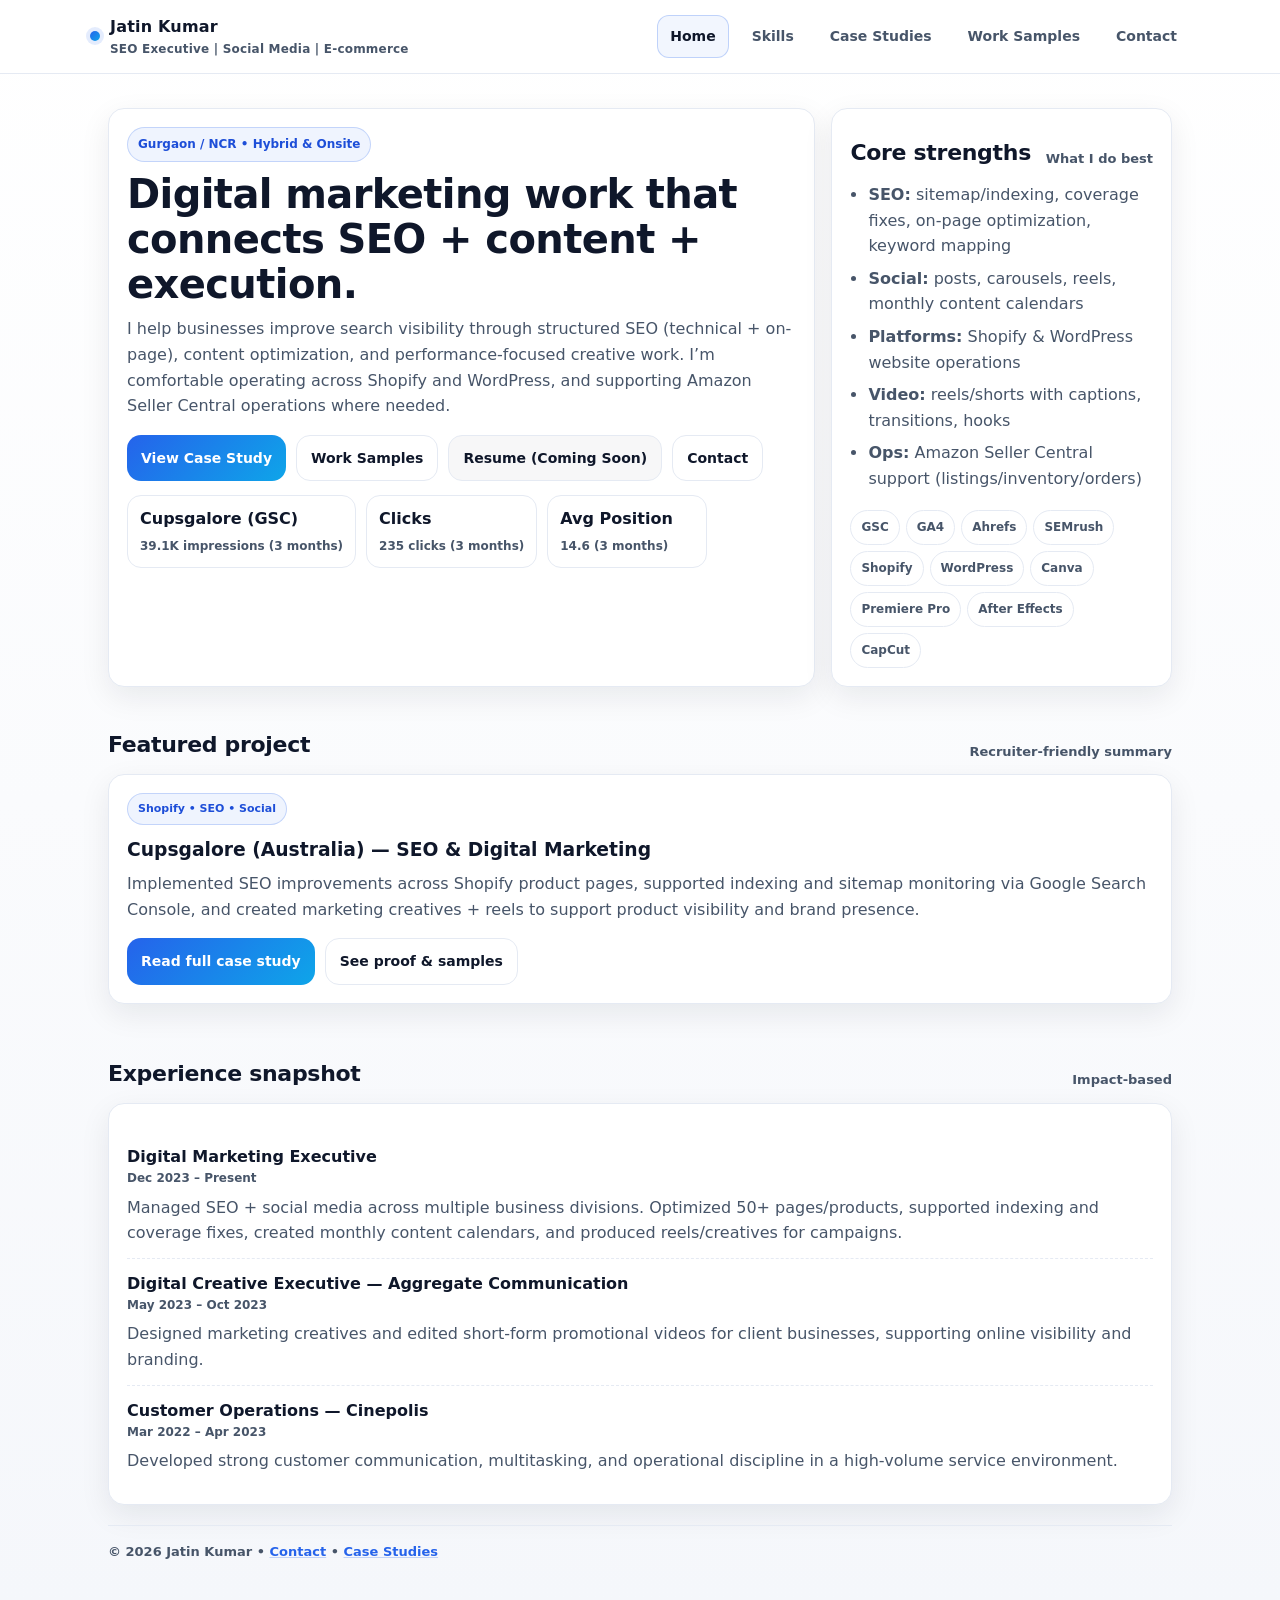
<file: index.html>
<!doctype html>
<html lang="en">
<head>
  <meta charset="utf-8" />
  <meta name="viewport" content="width=device-width,initial-scale=1" />
  <title>Jatin Kumar | SEO Executive | Social Media | E-commerce</title>
  <meta name="description" content="Jatin Kumar – Digital Marketing & SEO Executive. SEO (technical/on-page/off-page), social media creatives, reels editing, Shopify/WordPress & Amazon operations." />
  <link rel="stylesheet" href="assets/css/style.css" />
</head>
<body>

<header class="topbar">
  <div class="wrap topbar__inner">
    <a class="brand" href="index.html">
      <span class="brand__dot"></span>
      <div>
        <div>Jatin Kumar</div>
        <div class="brand__sub">SEO Executive | Social Media | E-commerce</div>
      </div>
    </a>

    <nav class="nav">
      <a class="active" href="index.html">Home</a>
      <a href="skills.html">Skills</a>
      <a href="case-studies.html">Case Studies</a>
      <a href="work-samples.html">Work Samples</a>
      <a href="contact.html">Contact</a>
    </nav>
  </div>
</header>

<main>
  <section class="hero">
    <div class="wrap heroGrid">
      <div class="card">
        <span class="pill">Gurgaon / NCR • Hybrid & Onsite</span>
        <h1 class="h1">Digital marketing work that connects SEO + content + execution.</h1>
        <p class="lead">
          I help businesses improve search visibility through structured SEO (technical + on-page), content optimization,
          and performance-focused creative work. I’m comfortable operating across Shopify and WordPress, and supporting
          Amazon Seller Central operations where needed.
        </p>

        <div class="btnRow">
          <a class="btn primary" href="case-studies.html">View Case Study</a>
          <a class="btn" href="work-samples.html">Work Samples</a>
          <a class="btn ghost" href="assets/docs/Jatin-Kumar-Resume.pdf" target="_blank" rel="noopener">Resume (Coming Soon)</a>
          <a class="btn" href="contact.html">Contact</a>
        </div>

        <div class="kpiRow">
          <div class="kpi">
            <b>Cupsgalore (GSC)</b>
            <span>39.1K impressions (3 months)</span>
          </div>
          <div class="kpi">
            <b>Clicks</b>
            <span>235 clicks (3 months)</span>
          </div>
          <div class="kpi">
            <b>Avg Position</b>
            <span>14.6 (3 months)</span>
          </div>
        </div>
      </div>

      <div class="card">
        <div class="sectionHead">
          <h2>Core strengths</h2>
          <div class="hint">What I do best</div>
        </div>
        <ul class="list">
          <li><b>SEO:</b> sitemap/indexing, coverage fixes, on-page optimization, keyword mapping</li>
          <li><b>Social:</b> posts, carousels, reels, monthly content calendars</li>
          <li><b>Platforms:</b> Shopify & WordPress website operations</li>
          <li><b>Video:</b> reels/shorts with captions, transitions, hooks</li>
          <li><b>Ops:</b> Amazon Seller Central support (listings/inventory/orders)</li>
        </ul>

        <div class="tags">
          <span class="tag">GSC</span><span class="tag">GA4</span><span class="tag">Ahrefs</span><span class="tag">SEMrush</span>
          <span class="tag">Shopify</span><span class="tag">WordPress</span><span class="tag">Canva</span>
          <span class="tag">Premiere Pro</span><span class="tag">After Effects</span><span class="tag">CapCut</span>
        </div>
      </div>
    </div>
  </section>

  <section class="section">
    <div class="wrap">
      <div class="sectionHead">
        <h2>Featured project</h2>
        <div class="hint">Recruiter-friendly summary</div>
      </div>

      <div class="card">
        <span class="pill small">Shopify • SEO • Social</span>
        <h3 style="margin:10px 0 6px;">Cupsgalore (Australia) — SEO & Digital Marketing</h3>
        <p class="lead" style="max-width:none;">
          Implemented SEO improvements across Shopify product pages, supported indexing and sitemap monitoring via Google Search Console,
          and created marketing creatives + reels to support product visibility and brand presence.
        </p>
        <div class="btnRow">
          <a class="btn primary" href="case-studies.html">Read full case study</a>
          <a class="btn" href="work-samples.html">See proof & samples</a>
        </div>
      </div>
    </div>
  </section>

  <section class="section">
    <div class="wrap">
      <div class="sectionHead">
        <h2>Experience snapshot</h2>
        <div class="hint">Impact-based</div>
      </div>

      <div class="card">
        <ul class="timeline">
          <li>
            <div class="role">Digital Marketing Executive</div>
            <div class="meta">Dec 2023 – Present</div>
            <div class="desc">
              Managed SEO + social media across multiple business divisions. Optimized 50+ pages/products, supported indexing and coverage fixes,
              created monthly content calendars, and produced reels/creatives for campaigns.
            </div>
          </li>
          <li>
            <div class="role">Digital Creative Executive — Aggregate Communication</div>
            <div class="meta">May 2023 – Oct 2023</div>
            <div class="desc">
              Designed marketing creatives and edited short-form promotional videos for client businesses, supporting online visibility and branding.
            </div>
          </li>
          <li>
            <div class="role">Customer Operations — Cinepolis</div>
            <div class="meta">Mar 2022 – Apr 2023</div>
            <div class="desc">
              Developed strong customer communication, multitasking, and operational discipline in a high-volume service environment.
            </div>
          </li>
        </ul>
      </div>

      <div class="footer">
        © <span id="y"></span> Jatin Kumar • <a class="smallLink" href="contact.html">Contact</a> • <a class="smallLink" href="case-studies.html">Case Studies</a>
      </div>
    </div>
  </section>
</main>

<script>
  document.getElementById("y").textContent = new Date().getFullYear();
</script>
</body>
</html>
</file>
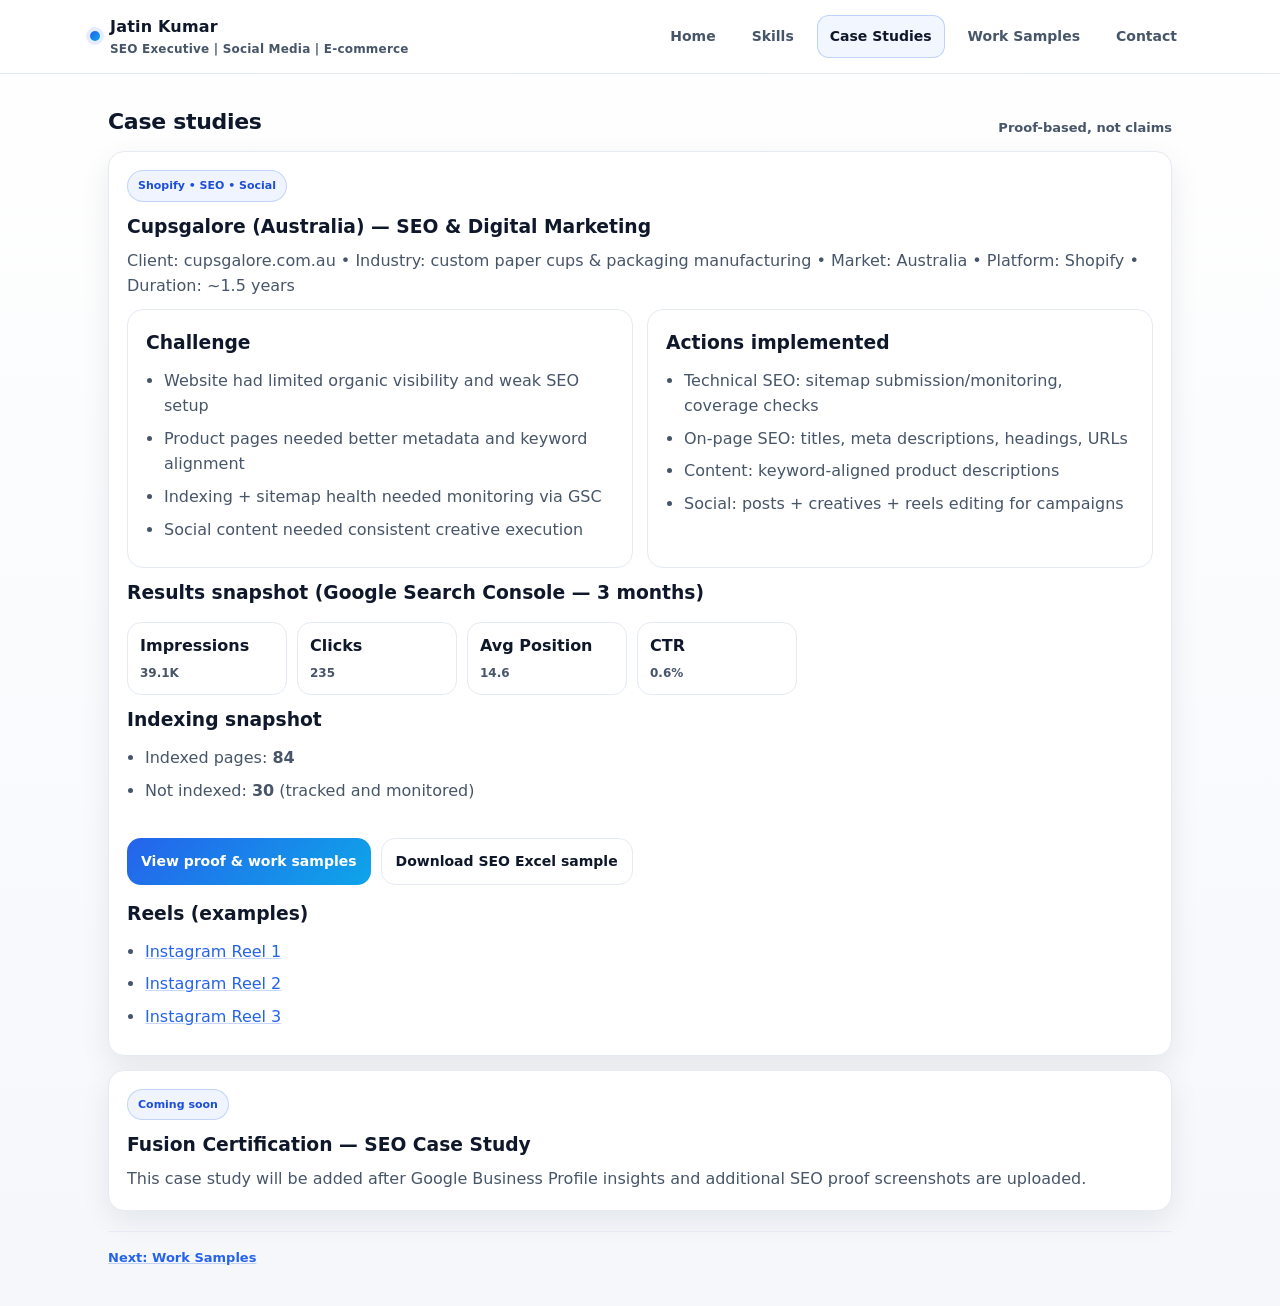
<file: case-studies.html>
<!doctype html>
<html lang="en">
<head>
  <meta charset="utf-8" />
  <meta name="viewport" content="width=device-width,initial-scale=1" />
  <title>Case Studies | Jatin Kumar</title>
  <meta name="description" content="Case studies: Cupsgalore (Australia) SEO & digital marketing on Shopify. Proof: GSC metrics, indexing, on-page improvements and work samples." />
  <link rel="stylesheet" href="assets/css/style.css" />
</head>
<body>

<header class="topbar">
  <div class="wrap topbar__inner">
    <a class="brand" href="index.html">
      <span class="brand__dot"></span>
      <div>
        <div>Jatin Kumar</div>
        <div class="brand__sub">SEO Executive | Social Media | E-commerce</div>
      </div>
    </a>
    <nav class="nav">
      <a href="index.html">Home</a>
      <a href="skills.html">Skills</a>
      <a class="active" href="case-studies.html">Case Studies</a>
      <a href="work-samples.html">Work Samples</a>
      <a href="contact.html">Contact</a>
    </nav>
  </div>
</header>

<main class="section">
  <div class="wrap">
    <div class="sectionHead">
      <h2>Case studies</h2>
      <div class="hint">Proof-based, not claims</div>
    </div>

    <div class="card">
      <span class="pill small">Shopify • SEO • Social</span>
      <h3 style="margin:10px 0 6px;">Cupsgalore (Australia) — SEO & Digital Marketing</h3>
      <p class="lead" style="max-width:none;">
        Client: cupsgalore.com.au • Industry: custom paper cups & packaging manufacturing • Market: Australia • Platform: Shopify • Duration: ~1.5 years
      </p>

      <div style="height:10px"></div>

      <div class="grid2">
        <div class="card" style="box-shadow:none;">
          <h3 style="margin:0 0 6px;">Challenge</h3>
          <ul class="list">
            <li>Website had limited organic visibility and weak SEO setup</li>
            <li>Product pages needed better metadata and keyword alignment</li>
            <li>Indexing + sitemap health needed monitoring via GSC</li>
            <li>Social content needed consistent creative execution</li>
          </ul>
        </div>

        <div class="card" style="box-shadow:none;">
          <h3 style="margin:0 0 6px;">Actions implemented</h3>
          <ul class="list">
            <li>Technical SEO: sitemap submission/monitoring, coverage checks</li>
            <li>On-page SEO: titles, meta descriptions, headings, URLs</li>
            <li>Content: keyword-aligned product descriptions</li>
            <li>Social: posts + creatives + reels editing for campaigns</li>
          </ul>
        </div>
      </div>

      <div style="height:10px"></div>

      <h3 style="margin:0 0 6px;">Results snapshot (Google Search Console — 3 months)</h3>
      <div class="kpiRow">
        <div class="kpi"><b>Impressions</b><span>39.1K</span></div>
        <div class="kpi"><b>Clicks</b><span>235</span></div>
        <div class="kpi"><b>Avg Position</b><span>14.6</span></div>
        <div class="kpi"><b>CTR</b><span>0.6%</span></div>
      </div>

      <div style="height:10px"></div>

      <h3 style="margin:0 0 6px;">Indexing snapshot</h3>
      <ul class="list">
        <li>Indexed pages: <b>84</b></li>
        <li>Not indexed: <b>30</b> (tracked and monitored)</li>
      </ul>

      <div style="height:12px"></div>

      <div class="btnRow">
        <a class="btn primary" href="work-samples.html">View proof & work samples</a>
        <a class="btn" href="assets/seo/cupsgalore-product-descriptions.xlsx" target="_blank" rel="noopener">Download SEO Excel sample</a>
      </div>

      <div style="height:14px"></div>

      <h3 style="margin:0 0 6px;">Reels (examples)</h3>
      <ul class="list">
        <li><a class="smallLink" href="https://www.instagram.com/reel/DUXXVBhkZog/" target="_blank" rel="noopener">Instagram Reel 1</a></li>
        <li><a class="smallLink" href="https://www.instagram.com/reel/DTZob7vke9K/" target="_blank" rel="noopener">Instagram Reel 2</a></li>
        <li><a class="smallLink" href="https://www.instagram.com/reel/DQV19lOkQLb/" target="_blank" rel="noopener">Instagram Reel 3</a></li>
      </ul>
    </div>

    <div style="height:14px"></div>

    <div class="card">
      <span class="pill small">Coming soon</span>
      <h3 style="margin:10px 0 6px;">Fusion Certification — SEO Case Study</h3>
      <p class="lead" style="max-width:none;">
        This case study will be added after Google Business Profile insights and additional SEO proof screenshots are uploaded.
      </p>
    </div>

    <div class="footer">
      <a class="smallLink" href="work-samples.html">Next: Work Samples</a>
    </div>
  </div>
</main>

</body>
</html>
</file>
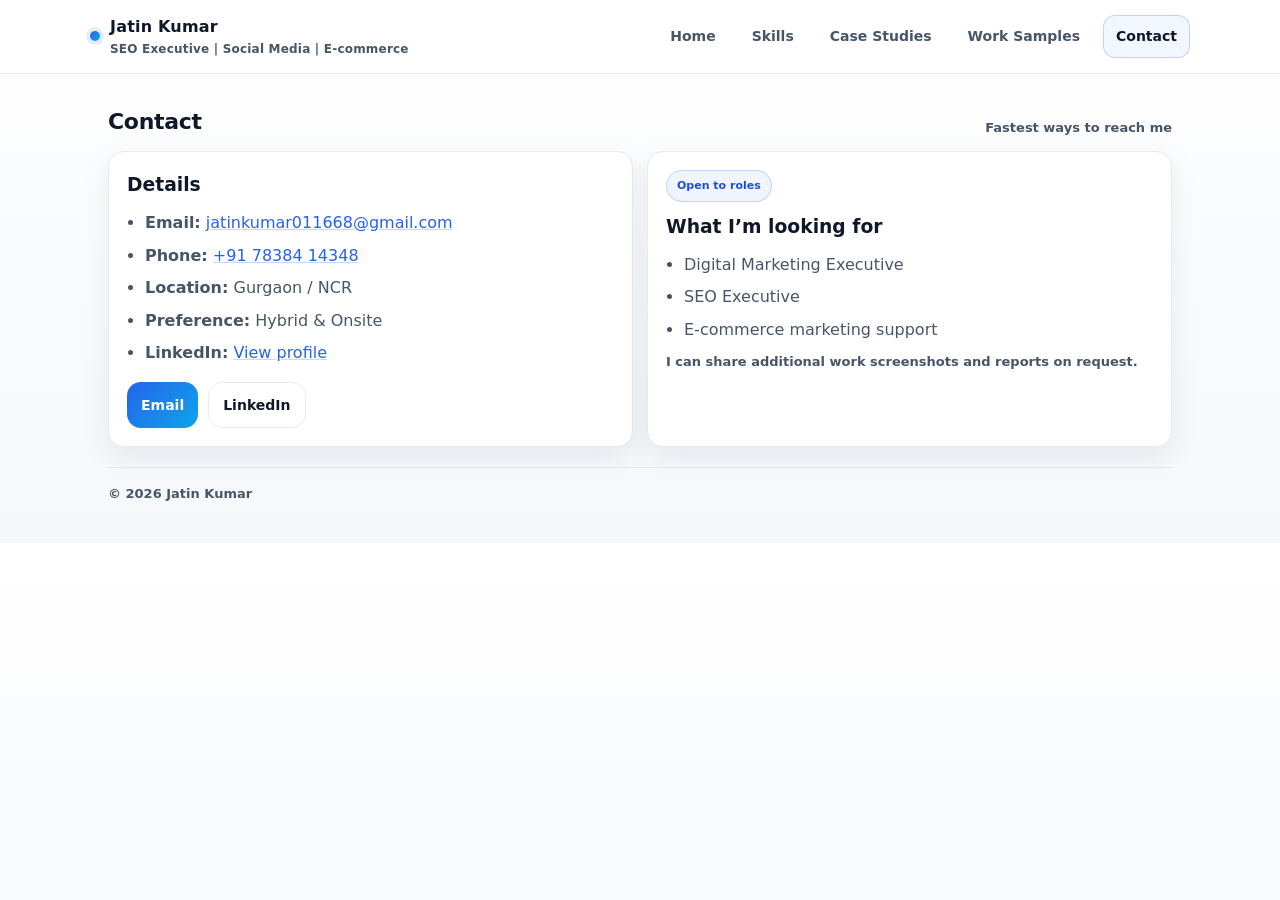
<file: contact.html>
<!doctype html>
<html lang="en">
<head>
  <meta charset="utf-8" />
  <meta name="viewport" content="width=device-width,initial-scale=1" />
  <title>Contact | Jatin Kumar</title>
  <meta name="description" content="Contact Jatin Kumar – Digital Marketing & SEO Executive. Gurgaon/NCR. Email, phone, LinkedIn." />
  <link rel="stylesheet" href="assets/css/style.css" />
</head>
<body>

<header class="topbar">
  <div class="wrap topbar__inner">
    <a class="brand" href="index.html">
      <span class="brand__dot"></span>
      <div>
        <div>Jatin Kumar</div>
        <div class="brand__sub">SEO Executive | Social Media | E-commerce</div>
      </div>
    </a>
    <nav class="nav">
      <a href="index.html">Home</a>
      <a href="skills.html">Skills</a>
      <a href="case-studies.html">Case Studies</a>
      <a href="work-samples.html">Work Samples</a>
      <a class="active" href="contact.html">Contact</a>
    </nav>
  </div>
</header>

<main class="section">
  <div class="wrap">
    <div class="sectionHead">
      <h2>Contact</h2>
      <div class="hint">Fastest ways to reach me</div>
    </div>

    <div class="grid2">
      <div class="card">
        <h3 style="margin:0 0 6px;">Details</h3>
        <ul class="list">
          <li><b>Email:</b> <a class="smallLink" href="mailto:jatinkumar011668@gmail.com">jatinkumar011668@gmail.com</a></li>
          <li><b>Phone:</b> <a class="smallLink" href="tel:+917838414348">+91 78384 14348</a></li>
          <li><b>Location:</b> Gurgaon / NCR</li>
          <li><b>Preference:</b> Hybrid & Onsite</li>
          <li><b>LinkedIn:</b> <a class="smallLink" href="https://www.linkedin.com/in/jatin-kumar-751494295/" target="_blank" rel="noopener">View profile</a></li>
        </ul>

        <div class="btnRow">
          <a class="btn primary" href="mailto:jatinkumar011668@gmail.com">Email</a>
          <a class="btn" href="https://www.linkedin.com/in/jatin-kumar-751494295/" target="_blank" rel="noopener">LinkedIn</a>
        </div>
      </div>

      <div class="card">
        <span class="pill small">Open to roles</span>
        <h3 style="margin:10px 0 6px;">What I’m looking for</h3>
        <ul class="list">
          <li>Digital Marketing Executive</li>
          <li>SEO Executive</li>
          <li>E-commerce marketing support</li>
        </ul>
        <p class="hint" style="margin-top:10px;">
          I can share additional work screenshots and reports on request.
        </p>
      </div>
    </div>

    <div class="footer">
      © <span id="yy"></span> Jatin Kumar
    </div>
  </div>
</main>

<script>
  document.getElementById("yy").textContent = new Date().getFullYear();
</script>

</body>
</html>
</file>
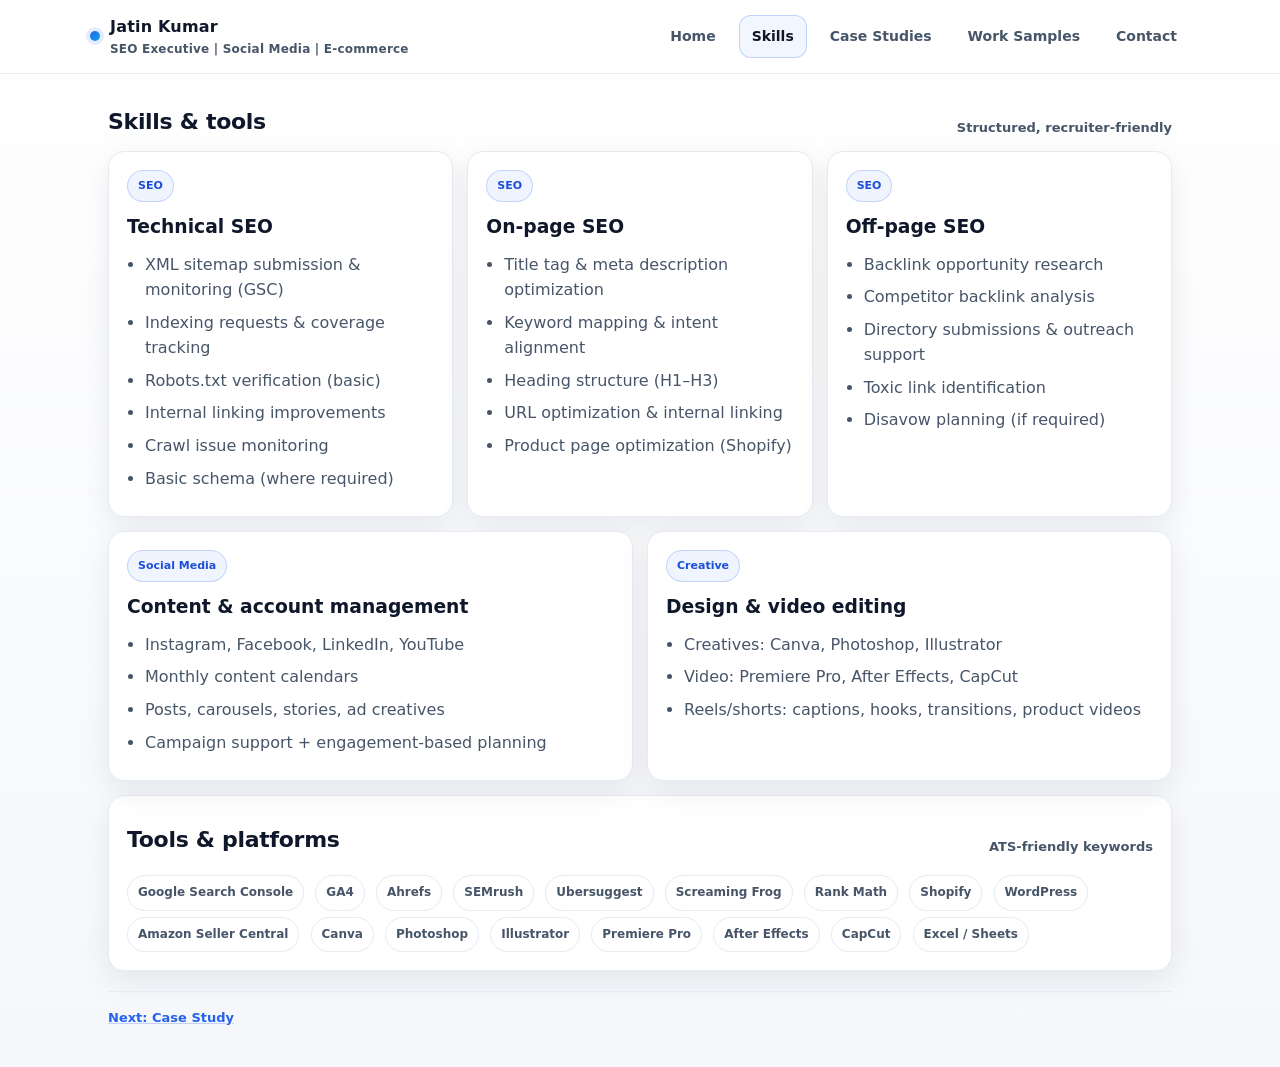
<file: skills.html>
<!doctype html>
<html lang="en">
<head>
  <meta charset="utf-8" />
  <meta name="viewport" content="width=device-width,initial-scale=1" />
  <title>Skills | Jatin Kumar</title>
  <meta name="description" content="SEO, social media, creative and e-commerce skills. Tools: GSC, GA4, Ahrefs, SEMrush, Canva, Adobe tools, Shopify, WordPress." />
  <link rel="stylesheet" href="assets/css/style.css" />
</head>
<body>

<header class="topbar">
  <div class="wrap topbar__inner">
    <a class="brand" href="index.html">
      <span class="brand__dot"></span>
      <div>
        <div>Jatin Kumar</div>
        <div class="brand__sub">SEO Executive | Social Media | E-commerce</div>
      </div>
    </a>
    <nav class="nav">
      <a href="index.html">Home</a>
      <a class="active" href="skills.html">Skills</a>
      <a href="case-studies.html">Case Studies</a>
      <a href="work-samples.html">Work Samples</a>
      <a href="contact.html">Contact</a>
    </nav>
  </div>
</header>

<main class="section">
  <div class="wrap">
    <div class="sectionHead">
      <h2>Skills & tools</h2>
      <div class="hint">Structured, recruiter-friendly</div>
    </div>

    <div class="grid3">
      <div class="card">
        <span class="pill small">SEO</span>
        <h3 style="margin:10px 0 6px;">Technical SEO</h3>
        <ul class="list">
          <li>XML sitemap submission & monitoring (GSC)</li>
          <li>Indexing requests & coverage tracking</li>
          <li>Robots.txt verification (basic)</li>
          <li>Internal linking improvements</li>
          <li>Crawl issue monitoring</li>
          <li>Basic schema (where required)</li>
        </ul>
      </div>

      <div class="card">
        <span class="pill small">SEO</span>
        <h3 style="margin:10px 0 6px;">On-page SEO</h3>
        <ul class="list">
          <li>Title tag & meta description optimization</li>
          <li>Keyword mapping & intent alignment</li>
          <li>Heading structure (H1–H3)</li>
          <li>URL optimization & internal linking</li>
          <li>Product page optimization (Shopify)</li>
        </ul>
      </div>

      <div class="card">
        <span class="pill small">SEO</span>
        <h3 style="margin:10px 0 6px;">Off-page SEO</h3>
        <ul class="list">
          <li>Backlink opportunity research</li>
          <li>Competitor backlink analysis</li>
          <li>Directory submissions & outreach support</li>
          <li>Toxic link identification</li>
          <li>Disavow planning (if required)</li>
        </ul>
      </div>
    </div>

    <div style="height:14px"></div>

    <div class="grid2">
      <div class="card">
        <span class="pill small">Social Media</span>
        <h3 style="margin:10px 0 6px;">Content & account management</h3>
        <ul class="list">
          <li>Instagram, Facebook, LinkedIn, YouTube</li>
          <li>Monthly content calendars</li>
          <li>Posts, carousels, stories, ad creatives</li>
          <li>Campaign support + engagement-based planning</li>
        </ul>
      </div>

      <div class="card">
        <span class="pill small">Creative</span>
        <h3 style="margin:10px 0 6px;">Design & video editing</h3>
        <ul class="list">
          <li>Creatives: Canva, Photoshop, Illustrator</li>
          <li>Video: Premiere Pro, After Effects, CapCut</li>
          <li>Reels/shorts: captions, hooks, transitions, product videos</li>
        </ul>
      </div>
    </div>

    <div style="height:14px"></div>

    <div class="card">
      <div class="sectionHead">
        <h2>Tools & platforms</h2>
        <div class="hint">ATS-friendly keywords</div>
      </div>
      <div class="tags">
        <span class="tag">Google Search Console</span>
        <span class="tag">GA4</span>
        <span class="tag">Ahrefs</span>
        <span class="tag">SEMrush</span>
        <span class="tag">Ubersuggest</span>
        <span class="tag">Screaming Frog</span>
        <span class="tag">Rank Math</span>
        <span class="tag">Shopify</span>
        <span class="tag">WordPress</span>
        <span class="tag">Amazon Seller Central</span>
        <span class="tag">Canva</span>
        <span class="tag">Photoshop</span>
        <span class="tag">Illustrator</span>
        <span class="tag">Premiere Pro</span>
        <span class="tag">After Effects</span>
        <span class="tag">CapCut</span>
        <span class="tag">Excel / Sheets</span>
      </div>
    </div>

    <div class="footer">
      <a class="smallLink" href="case-studies.html">Next: Case Study</a>
    </div>
  </div>
</main>

</body>
</html>
</file>
<file: assets/css/style.css>
:root{
  --bg:#ffffff;
  --bg2:#f5f7fb;
  --card:#ffffff;
  --text:#0f172a;
  --muted:#475569;
  --line:#e5eaf3;
  --brand:#2563eb;
  --brand2:#0ea5e9;
  --shadow:0 10px 30px rgba(15,23,42,0.08);
  --radius:16px;
  --max:1100px;
}

*{box-sizing:border-box}
html{scroll-behavior:smooth}
body{
  margin:0;
  font-family: ui-sans-serif, system-ui, -apple-system, Segoe UI, Roboto, Arial, "Noto Sans", "Helvetica Neue", sans-serif;
  background:linear-gradient(180deg, var(--bg) 0%, var(--bg2) 100%);
  color:var(--text);
  line-height:1.6;
}

a{color:inherit; text-decoration:none}
.wrap{max-width:var(--max); margin:0 auto; padding:0 18px}

.topbar{
  position:sticky; top:0; z-index:50;
  background:rgba(255,255,255,0.86);
  backdrop-filter: blur(10px);
  border-bottom:1px solid var(--line);
}
.topbar__inner{
  display:flex; justify-content:space-between; align-items:center;
  padding:14px 0;
  gap:14px;
}

.brand{
  display:flex; align-items:center; gap:10px;
  font-weight:800; letter-spacing:0.2px;
}
.brand__dot{
  width:10px; height:10px; border-radius:50%;
  background:linear-gradient(135deg, var(--brand), var(--brand2));
  box-shadow:0 0 0 4px rgba(37,99,235,.12);
}
.brand__sub{font-weight:600; color:var(--muted); font-size:12px}

.nav{
  display:flex; gap:10px; flex-wrap:wrap; justify-content:flex-end;
}
.nav a{
  padding:9px 12px;
  border-radius:12px;
  border:1px solid transparent;
  color:var(--muted);
  font-weight:700;
  font-size:14px;
}
.nav a:hover{color:var(--text); border-color:var(--line); background:#fff}
.nav .active{
  color:var(--text);
  border-color:rgba(37,99,235,.25);
  background:rgba(37,99,235,.06);
}

.hero{
  padding:34px 0 10px;
}
.heroGrid{
  display:grid;
  grid-template-columns: 1.35fr 0.65fr;
  gap:16px;
  align-items:stretch;
}
@media (max-width: 900px){
  .heroGrid{grid-template-columns:1fr}
}

.card{
  background:var(--card);
  border:1px solid var(--line);
  border-radius:var(--radius);
  box-shadow:var(--shadow);
  padding:18px;
}

.h1{
  font-size:40px;
  line-height:1.12;
  letter-spacing:-0.6px;
  margin:10px 0 10px;
}
@media (max-width: 520px){
  .h1{font-size:32px}
}
.lead{color:var(--muted); font-size:16px; margin:0; max-width:70ch}

.pill{
  display:inline-block;
  padding:7px 10px;
  border-radius:999px;
  font-weight:800;
  font-size:12px;
  color:#1d4ed8;
  border:1px solid rgba(37,99,235,.22);
  background:rgba(37,99,235,.07);
}
.pill.small{font-size:11px; padding:6px 10px}

.btnRow{display:flex; gap:10px; flex-wrap:wrap; margin-top:16px}
.btn{
  display:inline-flex; align-items:center; justify-content:center;
  padding:11px 14px;
  border-radius:14px;
  border:1px solid var(--line);
  background:#fff;
  color:var(--text);
  font-weight:800;
  font-size:14px;
}
.btn:hover{border-color:#cfd7e6}
.btn.primary{
  background:linear-gradient(135deg, var(--brand), var(--brand2));
  border:none;
  color:#fff;
}
.btn.ghost{
  background:rgba(15,23,42,.03);
}

.kpiRow{display:flex; gap:10px; flex-wrap:wrap; margin-top:14px}
.kpi{
  border:1px solid var(--line);
  background:#fff;
  border-radius:14px;
  padding:10px 12px;
  min-width: 160px;
}
.kpi b{display:block; font-size:16px}
.kpi span{color:var(--muted); font-size:12px; font-weight:700}

.section{padding:22px 0}
.sectionHead{
  display:flex; align-items:flex-end; justify-content:space-between;
  gap:12px; flex-wrap:wrap;
  margin:8px 0 12px;
}
.sectionHead h2{margin:0; font-size:22px; letter-spacing:-0.3px}
.hint{color:var(--muted); font-size:13px; font-weight:700}

.grid3{display:grid; grid-template-columns: repeat(3,1fr); gap:14px}
.grid2{display:grid; grid-template-columns: repeat(2,1fr); gap:14px}
@media (max-width: 900px){
  .grid3,.grid2{grid-template-columns:1fr}
}

.list{margin:10px 0 0; padding-left:18px; color:var(--muted)}
.list li{margin:7px 0}
.tags{margin-top:12px}
.tag{
  display:inline-block;
  margin:6px 6px 0 0;
  padding:7px 10px;
  border-radius:999px;
  border:1px solid var(--line);
  background:#fff;
  color:var(--muted);
  font-size:12px;
  font-weight:800;
}

.timeline{margin:10px 0 0; padding:0; list-style:none}
.timeline li{
  padding:12px 0;
  border-top:1px dashed var(--line);
}
.timeline li:first-child{border-top:none}
.timeline .role{font-weight:900}
.timeline .meta{color:var(--muted); font-weight:800; font-size:12px}
.timeline .desc{color:var(--muted); margin:6px 0 0}

.gallery{
  display:grid;
  grid-template-columns: repeat(3, 1fr);
  gap:12px;
}
@media (max-width: 900px){
  .gallery{grid-template-columns:1fr}
}
.thumb{
  border:1px solid var(--line);
  border-radius:14px;
  overflow:hidden;
  background:#fff;
}
.thumb img{width:100%; height:auto; display:block}
.thumb .cap{
  padding:10px 12px;
  color:var(--muted);
  font-size:12px;
  font-weight:800;
}

.footer{
  margin-top:20px;
  border-top:1px solid var(--line);
  padding:16px 0;
  color:var(--muted);
  font-size:13px;
  font-weight:700;
}
.smallLink{color:var(--brand); text-decoration:underline; text-decoration-color:rgba(37,99,235,.25)}
</file>
